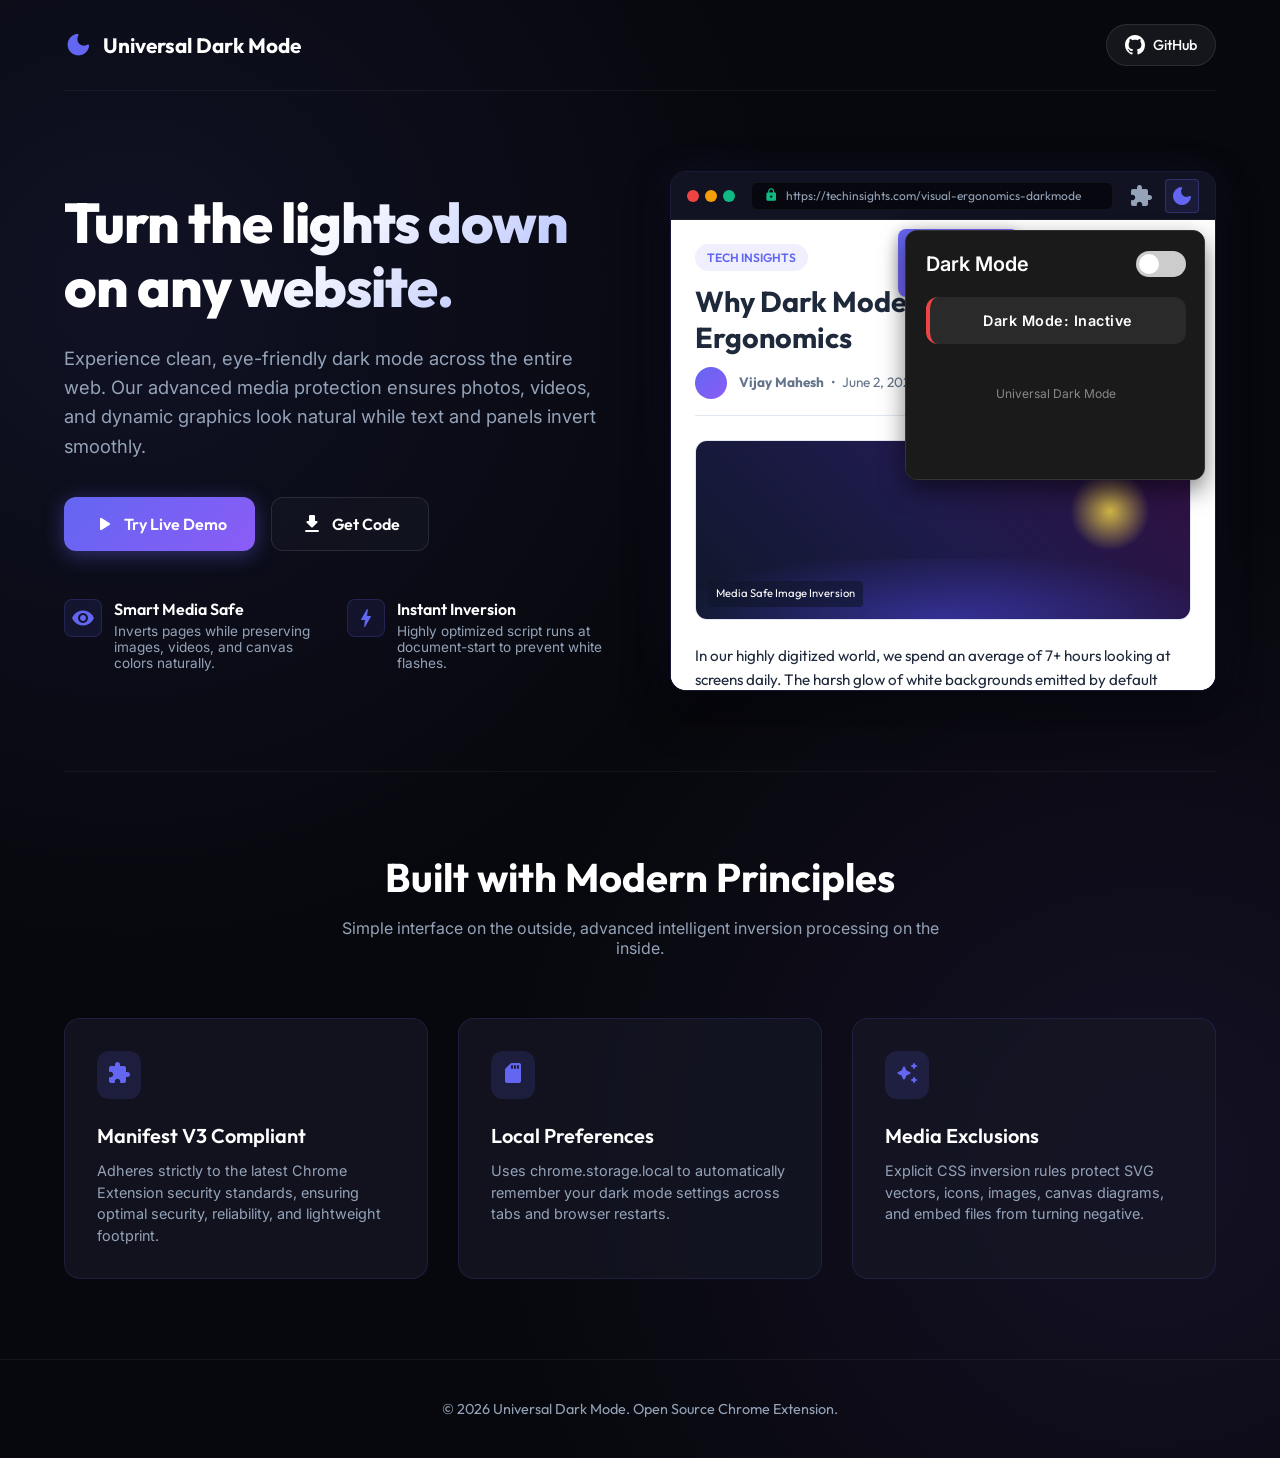
<file: index.html>
<!DOCTYPE html>
<html lang="en">
<head>
  <meta charset="UTF-8">
  <meta name="viewport" content="width=device-width, initial-scale=1.0">
  <title>Universal Dark Mode - Instant eye comfort on any website</title>
  <meta name="description" content="A powerful and lightweight Chrome extension that enables smooth, customized dark mode on any website with a single click. High-fidelity inversion with smart image and video protection.">
  
  <!-- Modern Typography & Icons -->
  <link href="https://fonts.googleapis.com/css2?family=Outfit:wght@300;400;500;600;700;800&family=Inter:wght@300;400;500;600;700&display=swap" rel="stylesheet">
  <link href="https://fonts.googleapis.com/icon?family=Material+Icons+Round" rel="stylesheet">
  
  <style>
    :root {
      --bg: #07080d;
      --card-bg: rgba(22, 24, 37, 0.7);
      --card-border: rgba(99, 102, 241, 0.15);
      --primary: #6366f1;
      --primary-glow: rgba(99, 102, 241, 0.4);
      --accent: #8b5cf6;
      --text: #ffffff;
      --text-muted: #94a3b8;
    }

    * {
      box-sizing: border-box;
      margin: 0;
      padding: 0;
    }

    body {
      background-color: var(--bg);
      color: var(--text);
      font-family: 'Outfit', sans-serif;
      overflow-x: hidden;
      min-height: 100vh;
      background-image: 
        radial-gradient(circle at 10% 20%, rgba(99, 102, 241, 0.1) 0%, transparent 40%),
        radial-gradient(circle at 90% 80%, rgba(139, 92, 246, 0.1) 0%, transparent 40%);
    }

    /* Premium Scrollbar */
    ::-webkit-scrollbar {
      width: 8px;
    }
    ::-webkit-scrollbar-track {
      background: #0b0c14;
    }
    ::-webkit-scrollbar-thumb {
      background: #23253b;
      border-radius: 4px;
    }
    ::-webkit-scrollbar-thumb:hover {
      background: var(--primary);
    }

    /* Container */
    .container {
      max-width: 1200px;
      margin: 0 auto;
      padding: 0 24px;
    }

    /* Header */
    header {
      display: flex;
      justify-content: space-between;
      align-items: center;
      padding: 24px 0;
      border-bottom: 1px solid rgba(255, 255, 255, 0.05);
    }

    .logo {
      display: flex;
      align-items: center;
      gap: 10px;
      font-weight: 700;
      font-size: 1.3rem;
      color: #fff;
      text-decoration: none;
    }

    .logo span.icon {
      color: var(--primary);
      font-size: 1.8rem;
      animation: pulse 3s infinite alternate;
    }

    .btn-github {
      display: inline-flex;
      align-items: center;
      gap: 8px;
      background: rgba(255, 255, 255, 0.06);
      border: 1px solid rgba(255, 255, 255, 0.1);
      color: var(--text);
      padding: 10px 18px;
      border-radius: 9999px;
      font-size: 0.9rem;
      font-weight: 500;
      text-decoration: none;
      transition: all 0.3s ease;
      cursor: pointer;
    }

    .btn-github:hover {
      background: rgba(255, 255, 255, 0.12);
      border-color: var(--primary);
      box-shadow: 0 0 15px rgba(99, 102, 241, 0.2);
    }

    /* Hero Section */
    .hero {
      display: grid;
      grid-template-columns: 1fr 1fr;
      gap: 60px;
      padding: 80px 0;
      align-items: center;
    }

    @media (max-width: 968px) {
      .hero {
        grid-template-columns: 1fr;
        gap: 40px;
        padding: 40px 0;
        text-align: center;
      }
    }

    .hero-content h1 {
      font-size: 3.5rem;
      font-weight: 800;
      line-height: 1.15;
      margin-bottom: 24px;
      letter-spacing: -1px;
      background: linear-gradient(135deg, #ffffff 40%, #a5b4fc 100%);
      -webkit-background-clip: text;
      -webkit-text-fill-color: transparent;
    }

    @media (max-width: 576px) {
      .hero-content h1 {
        font-size: 2.5rem;
      }
    }

    .hero-content p.subtitle {
      font-size: 1.15rem;
      color: var(--text-muted);
      line-height: 1.6;
      margin-bottom: 36px;
      font-family: 'Inter', sans-serif;
    }

    .hero-actions {
      display: flex;
      gap: 16px;
      margin-bottom: 48px;
    }

    @media (max-width: 968px) {
      .hero-actions {
        justify-content: center;
      }
    }

    @media (max-width: 576px) {
      .hero-actions {
        flex-direction: column;
      }
    }

    .btn-primary {
      display: inline-flex;
      align-items: center;
      justify-content: center;
      gap: 8px;
      background: linear-gradient(135deg, var(--primary) 0%, var(--accent) 100%);
      color: #fff;
      padding: 14px 28px;
      border-radius: 12px;
      font-weight: 600;
      text-decoration: none;
      box-shadow: 0 4px 20px var(--primary-glow);
      transition: all 0.3s ease;
    }

    .btn-primary:hover {
      transform: translateY(-2px);
      box-shadow: 0 6px 24px rgba(99, 102, 241, 0.6);
    }

    .btn-secondary {
      display: inline-flex;
      align-items: center;
      justify-content: center;
      gap: 8px;
      background: rgba(22, 24, 37, 0.5);
      border: 1px solid rgba(255, 255, 255, 0.1);
      color: var(--text);
      padding: 14px 28px;
      border-radius: 12px;
      font-weight: 600;
      text-decoration: none;
      transition: all 0.3s ease;
    }

    .btn-secondary:hover {
      background: rgba(22, 24, 37, 0.8);
      border-color: rgba(255, 255, 255, 0.2);
    }

    /* Key Features Mini List */
    .features-list {
      display: grid;
      grid-template-columns: 1fr 1fr;
      gap: 20px;
    }

    @media (max-width: 576px) {
      .features-list {
        grid-template-columns: 1fr;
      }
    }

    .feature-item {
      display: flex;
      align-items: flex-start;
      gap: 12px;
      text-align: left;
    }

    .feature-icon-wrapper {
      background: rgba(99, 102, 241, 0.1);
      border: 1px solid rgba(99, 102, 241, 0.2);
      border-radius: 8px;
      padding: 6px;
      display: flex;
      align-items: center;
      justify-content: center;
      color: var(--primary);
    }

    .feature-item h4 {
      font-size: 1rem;
      font-weight: 600;
      margin-bottom: 4px;
    }

    .feature-item p {
      font-size: 0.85rem;
      color: var(--text-muted);
      font-family: 'Inter', sans-serif;
    }

    /* Mock Browser Section */
    .browser-container {
      position: relative;
      width: 100%;
      height: 520px;
      background: #0b0d19;
      border: 1px solid var(--card-border);
      border-radius: 16px;
      box-shadow: 0 20px 40px rgba(0,0,0,0.6), 0 0 40px rgba(99, 102, 241, 0.1);
      overflow: hidden;
      display: flex;
      flex-direction: column;
    }

    /* Browser Bar */
    .browser-navbar {
      height: 48px;
      background: #111322;
      border-bottom: 1px solid rgba(255, 255, 255, 0.05);
      display: flex;
      align-items: center;
      padding: 0 16px;
      gap: 16px;
      z-index: 10;
    }

    .browser-dots {
      display: flex;
      gap: 6px;
    }

    .browser-dot {
      width: 12px;
      height: 12px;
      border-radius: 50%;
      background: #333;
    }

    .browser-dot.red { background: #ef4444; }
    .browser-dot.yellow { background: #f59e0b; }
    .browser-dot.green { background: #10b981; }

    .browser-address {
      flex: 1;
      height: 28px;
      background: #07080f;
      border: 1px solid rgba(255, 255, 255, 0.05);
      border-radius: 6px;
      display: flex;
      align-items: center;
      padding: 0 12px;
      font-size: 0.75rem;
      color: var(--text-muted);
      gap: 8px;
    }

    .browser-address span.lock {
      font-size: 0.9rem;
      color: #10b981;
    }

    .browser-extensions {
      display: flex;
      align-items: center;
      gap: 12px;
      position: relative;
    }

    .browser-btn {
      color: var(--text-muted);
      cursor: pointer;
      display: flex;
      align-items: center;
      transition: color 0.2s;
    }

    .browser-btn:hover {
      color: #fff;
    }

    .extension-badge {
      position: relative;
      padding: 4px;
      background: rgba(99, 102, 241, 0.1);
      border: 1px solid rgba(99, 102, 241, 0.3);
      border-radius: 4px;
      color: var(--primary);
    }

    /* Pointer/Hint Overlay */
    .interactive-hint {
      position: absolute;
      top: 50px;
      right: 180px;
      background: linear-gradient(135deg, var(--primary) 0%, var(--accent) 100%);
      color: white;
      padding: 10px 16px;
      border-radius: 8px;
      font-size: 0.8rem;
      font-weight: 600;
      box-shadow: 0 4px 15px rgba(0,0,0,0.3);
      z-index: 100;
      animation: bounce 2s infinite;
      pointer-events: none;
      display: flex;
      align-items: center;
      gap: 8px;
    }

    .interactive-hint::after {
      content: '';
      position: absolute;
      top: 12px;
      right: -8px;
      border-width: 8px 0 8px 8px;
      border-style: solid;
      border-color: transparent transparent transparent var(--accent);
    }

    /* Browser Content Panels */
    .browser-content {
      flex: 1;
      position: relative;
      background: #fff;
      display: flex;
    }

    .demo-frame {
      width: 100%;
      height: 100%;
      border: none;
      background: #ffffff;
    }

    /* Floating Extension Panel */
    .extension-popup-panel {
      position: absolute;
      top: 10px;
      right: 10px;
      width: 300px;
      height: 250px;
      background: #1a1a1a;
      border: 1px solid #333;
      border-radius: 12px;
      box-shadow: 0 10px 25px rgba(0,0,0,0.5);
      z-index: 20;
      overflow: hidden;
      transition: all 0.3s cubic-bezier(0.16, 1, 0.3, 1);
    }

    .extension-popup-panel.hidden {
      opacity: 0;
      transform: scale(0.9) translateY(-10px);
      pointer-events: none;
    }

    .popup-frame {
      width: 100%;
      height: 100%;
      border: none;
    }

    /* Extra Showcase Info Details */
    .feature-showcase {
      padding: 80px 0;
      border-top: 1px solid rgba(255, 255, 255, 0.05);
    }

    .showcase-header {
      text-align: center;
      max-width: 600px;
      margin: 0 auto 60px auto;
    }

    .showcase-header h2 {
      font-size: 2.5rem;
      font-weight: 700;
      margin-bottom: 16px;
    }

    .showcase-header p {
      color: var(--text-muted);
      font-family: 'Inter', sans-serif;
    }

    .cards-grid {
      display: grid;
      grid-template-columns: repeat(3, 1fr);
      gap: 30px;
    }

    @media (max-width: 968px) {
      .cards-grid {
        grid-template-columns: 1fr;
      }
    }

    .card {
      background: var(--card-bg);
      border: 1px solid var(--card-border);
      border-radius: 16px;
      padding: 32px;
      text-align: left;
      transition: all 0.3s ease;
      position: relative;
      overflow: hidden;
    }

    .card::before {
      content: '';
      position: absolute;
      top: 0;
      left: 0;
      width: 100%;
      height: 4px;
      background: linear-gradient(90deg, var(--primary), var(--accent));
      opacity: 0;
      transition: opacity 0.3s;
    }

    .card:hover {
      transform: translateY(-4px);
      border-color: rgba(99, 102, 241, 0.4);
      box-shadow: 0 10px 30px rgba(99, 102, 241, 0.05);
    }

    .card:hover::before {
      opacity: 1;
    }

    .card-icon {
      background: rgba(99, 102, 241, 0.15);
      border-radius: 12px;
      padding: 10px;
      width: fit-content;
      color: var(--primary);
      margin-bottom: 24px;
    }

    .card h3 {
      font-size: 1.25rem;
      font-weight: 600;
      margin-bottom: 12px;
    }

    .card p {
      color: var(--text-muted);
      font-size: 0.9rem;
      line-height: 1.5;
      font-family: 'Inter', sans-serif;
    }

    /* Footer Section */
    footer.main-footer {
      padding: 40px 0;
      text-align: center;
      border-top: 1px solid rgba(255, 255, 255, 0.05);
      color: var(--text-muted);
      font-size: 0.9rem;
    }

    /* Animations */
    @keyframes pulse {
      0% { transform: scale(1); filter: drop-shadow(0 0 2px var(--primary-glow)); }
      100% { transform: scale(1.1); filter: drop-shadow(0 0 10px var(--primary)); }
    }

    @keyframes bounce {
      0%, 100% { transform: translateX(0); }
      50% { transform: translateX(-8px); }
    }
  </style>
</head>
<body>
  
  <div class="container">
    <!-- Header -->
    <header>
      <a href="#" class="logo">
        <span class="material-icons-round icon">dark_mode</span>
        <span>Universal Dark Mode</span>
      </a>
      <a href="https://github.com/vijaymahes9080/dark-mode-for-any-websites_extension" target="_blank" class="btn-github">
        <svg height="20" width="20" viewBox="0 0 16 16" fill="currentColor">
          <path d="M8 0C3.58 0 0 3.58 0 8c0 3.54 2.29 6.53 5.47 7.59.4.07.55-.17.55-.38 0-.19-.01-.82-.01-1.49-2.01.37-2.53-.49-2.69-.94-.09-.23-.48-.94-.82-1.13-.28-.15-.68-.52-.01-.53.63-.01 1.08.58 1.23.82.72 1.21 1.87.87 2.33.66.07-.52.28-.87.51-1.07-1.78-.2-3.64-.89-3.64-3.95 0-.87.31-1.59.82-2.15-.08-.2-.36-1.02.08-2.12 0 0 .67-.21 2.2.82.64-.18 1.32-.27 2-.27.68 0 1.36.09 2 .27 1.53-1.04 2.2-.82 2.2-.82.44 1.1.16 1.92.08 2.12.51.56.82 1.27.82 2.15 0 3.07-1.87 3.75-3.65 3.95.29.25.54.73.54 1.48 0 1.07-.01 1.93-.01 2.2 0 .21.15.46.55.38A8.013 8.013 0 0016 8c0-4.42-3.58-8-8-8z"></path>
        </svg>
        <span>GitHub</span>
      </a>
    </header>

    <!-- Hero Area -->
    <section class="hero">
      <div class="hero-content">
        <h1>Turn the lights down on any website.</h1>
        <p class="subtitle">
          Experience clean, eye-friendly dark mode across the entire web. Our advanced media protection ensures photos, videos, and dynamic graphics look natural while text and panels invert smoothly.
        </p>
        
        <div class="hero-actions">
          <a href="#demo" class="btn-primary">
            <span class="material-icons-round">play_arrow</span>
            <span>Try Live Demo</span>
          </a>
          <a href="https://github.com/vijaymahes9080/dark-mode-for-any-websites_extension" target="_blank" class="btn-secondary">
            <span class="material-icons-round">download</span>
            <span>Get Code</span>
          </a>
        </div>

        <!-- Key features grid -->
        <div class="features-list">
          <div class="feature-item">
            <div class="feature-icon-wrapper">
              <span class="material-icons-round">remove_red_eye</span>
            </div>
            <div>
              <h4>Smart Media Safe</h4>
              <p>Inverts pages while preserving images, videos, and canvas colors naturally.</p>
            </div>
          </div>
          
          <div class="feature-item">
            <div class="feature-icon-wrapper">
              <span class="material-icons-round">bolt</span>
            </div>
            <div>
              <h4>Instant Inversion</h4>
              <p>Highly optimized script runs at document-start to prevent white flashes.</p>
            </div>
          </div>
        </div>
      </div>

      <!-- Live Mockup Showcase -->
      <div class="browser-mockup-wrapper" id="demo">
        <div class="browser-container">
          <!-- Toolbar -->
          <div class="browser-navbar">
            <div class="browser-dots">
              <div class="browser-dot red"></div>
              <div class="browser-dot yellow"></div>
              <div class="browser-dot green"></div>
            </div>
            <div class="browser-address">
              <span class="material-icons-round lock">lock</span>
              <span>https://techinsights.com/visual-ergonomics-darkmode</span>
            </div>
            <div class="browser-extensions">
              <span class="material-icons-round browser-btn">extension</span>
              <!-- Glowing toggle button representing the extension -->
              <span class="material-icons-round browser-btn extension-badge" id="btn-toggle-popup" title="Toggle Extension Menu">dark_mode</span>
              
              <!-- Floating hint pointing to toggle extension popup -->
              <div class="interactive-hint" id="glowing-hint">
                <span>Toggle Extension Popup</span>
                <span class="material-icons-round">west</span>
              </div>
            </div>
          </div>

          <!-- Sandbox Area -->
          <div class="browser-content">
            <!-- Simulated Article Frame -->
            <iframe class="demo-frame" id="demo-iframe" src="demo-article.html"></iframe>
            
            <!-- Simulated Chrome Extension Popup (loads popup.html in iframe) -->
            <div class="extension-popup-panel" id="extension-panel">
              <iframe class="popup-frame" id="popup-iframe" src="popup.html"></iframe>
            </div>
          </div>
        </div>
      </div>
    </section>

    <!-- Additional Feature Cards -->
    <section class="feature-showcase">
      <div class="showcase-header">
        <h2>Built with Modern Principles</h2>
        <p>Simple interface on the outside, advanced intelligent inversion processing on the inside.</p>
      </div>

      <div class="cards-grid">
        <div class="card">
          <div class="card-icon">
            <span class="material-icons-round">extension</span>
          </div>
          <h3>Manifest V3 Compliant</h3>
          <p>Adheres strictly to the latest Chrome Extension security standards, ensuring optimal security, reliability, and lightweight footprint.</p>
        </div>

        <div class="card">
          <div class="card-icon">
            <span class="material-icons-round">sd_card</span>
          </div>
          <h3>Local Preferences</h3>
          <p>Uses chrome.storage.local to automatically remember your dark mode settings across tabs and browser restarts.</p>
        </div>

        <div class="card">
          <div class="card-icon">
            <span class="material-icons-round">auto_awesome</span>
          </div>
          <h3>Media Exclusions</h3>
          <p>Explicit CSS inversion rules protect SVG vectors, icons, images, canvas diagrams, and embed files from turning negative.</p>
        </div>
      </div>
    </section>
  </div>

  <footer class="main-footer">
    <div class="container">
      <p>© 2026 Universal Dark Mode. Open Source Chrome Extension.</p>
    </div>
  </footer>

  <!-- Cross-Iframe Message Router -->
  <script>
    document.addEventListener('DOMContentLoaded', () => {
      const togglePopupBtn = document.getElementById('btn-toggle-popup');
      const extensionPanel = document.getElementById('extension-panel');
      const glowingHint = document.getElementById('glowing-hint');
      const demoIframe = document.getElementById('demo-iframe');
      const popupIframe = document.getElementById('popup-iframe');

      // Click extension icon to toggle popup visibility
      togglePopupBtn.addEventListener('click', () => {
        extensionPanel.classList.toggle('hidden');
        glowingHint.style.display = 'none';
      });

      // Hide hint when clicking inside any iframe
      window.addEventListener('click', () => {
        glowingHint.style.display = 'none';
      });

      // Route message from popup iframe to demo article iframe
      window.addEventListener('message', (event) => {
        // Intercept messages from the chrome api mock running in the frames
        if (event.data && event.data.source === 'chrome-api-mock') {
          console.log("Main Window: Intercepted Mock Message", event.data);
          
          // Hide hint when user first interacts with the toggle inside popup
          if (event.data.type === 'TAB_MESSAGE') {
            glowingHint.style.display = 'none';
            
            // Broadcast message down to the article iframe to enable/disable CSS inversion
            if (demoIframe && demoIframe.contentWindow) {
              demoIframe.contentWindow.postMessage(event.data, '*');
            }
          }
        }
      });
      
      // Sync initial state from localStorage into the article frame on load
      demoIframe.addEventListener('load', () => {
        const isEnabled = localStorage.getItem('udm_darkModeEnabled') === 'true';
        if (demoIframe.contentWindow) {
          demoIframe.contentWindow.postMessage({
            source: 'chrome-api-mock',
            type: 'TAB_MESSAGE',
            message: {
              type: 'TOGGLE_DARK_MODE',
              enabled: isEnabled
            }
          }, '*');
        }
      });
    });
  </script>
</body>
</html>
</file>
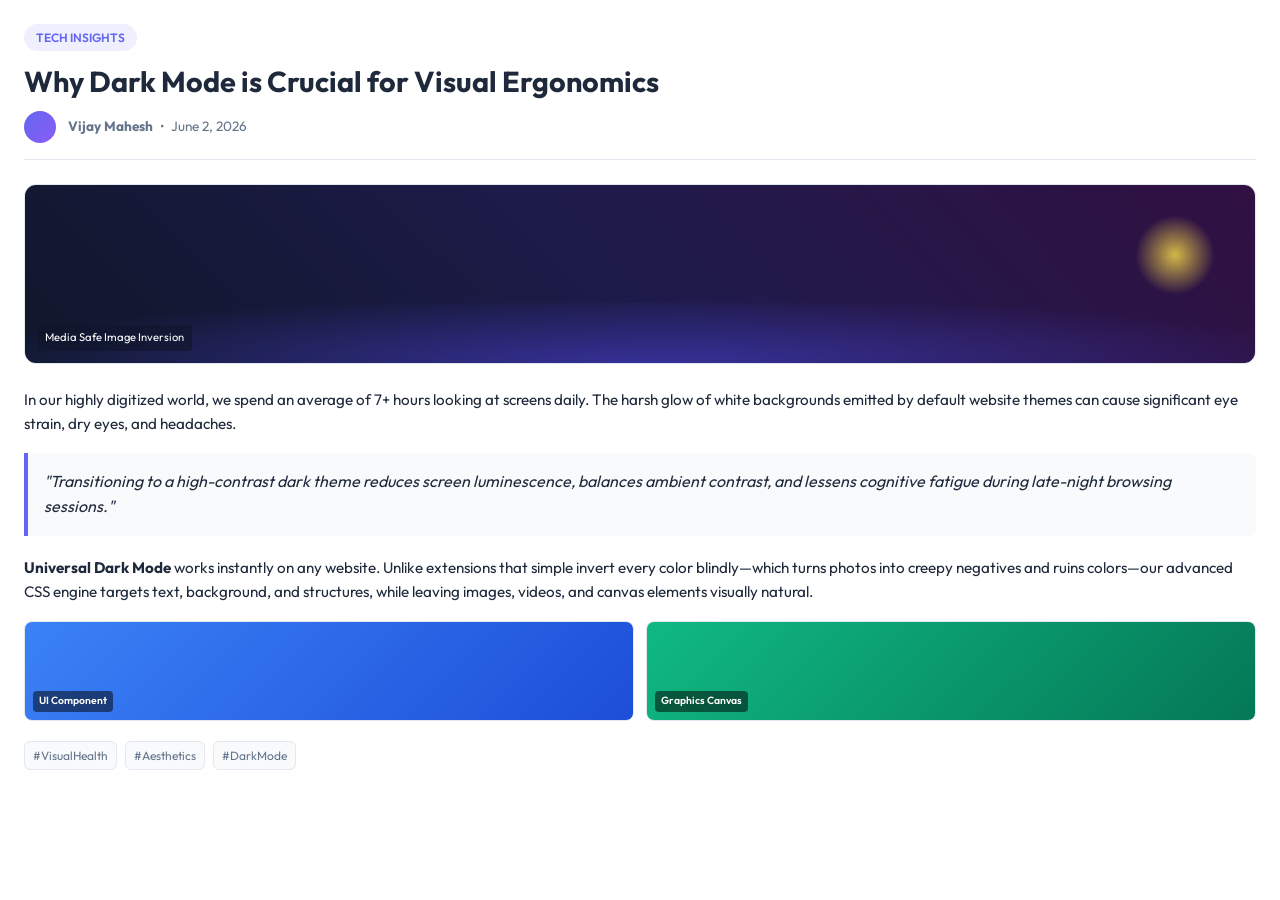
<file: demo-article.html>
<!DOCTYPE html>
<html lang="en">
<head>
  <meta charset="UTF-8">
  <meta name="viewport" content="width=device-width, initial-scale=1.0">
  <title>Universal Dark Mode Demo Article</title>
  <link href="https://fonts.googleapis.com/css2?family=Outfit:wght@300;400;500;600;700&display=swap" rel="stylesheet">
  <style>
    :root {
      --font-family: 'Outfit', sans-serif;
      --bg-color: #ffffff;
      --text-color: #1e293b;
      --text-muted: #64748b;
      --accent: #6366f1;
      --border-color: #e2e8f0;
      --card-bg: #f8fafc;
    }

    * {
      box-sizing: border-box;
      margin: 0;
      padding: 0;
    }

    body {
      font-family: var(--font-family);
      background-color: var(--bg-color);
      color: var(--text-color);
      line-height: 1.6;
      padding: 24px;
      transition: background-color 0.3s, color 0.3s;
    }

    .article-header {
      margin-bottom: 24px;
      border-bottom: 1px solid var(--border-color);
      padding-bottom: 16px;
    }

    .category {
      display: inline-block;
      background-color: rgba(99, 102, 241, 0.1);
      color: var(--accent);
      padding: 4px 12px;
      border-radius: 9999px;
      font-size: 0.75rem;
      font-weight: 600;
      text-transform: uppercase;
      margin-bottom: 12px;
    }

    h1 {
      font-size: 1.8rem;
      font-weight: 700;
      line-height: 1.25;
      margin-bottom: 12px;
    }

    .meta {
      display: flex;
      align-items: center;
      gap: 12px;
      font-size: 0.85rem;
      color: var(--text-muted);
    }

    .avatar {
      width: 32px;
      height: 32px;
      border-radius: 50%;
      background: linear-gradient(135deg, #6366f1 0%, #8b5cf6 100%);
    }

    .featured-media {
      position: relative;
      border-radius: 12px;
      overflow: hidden;
      margin-bottom: 24px;
      border: 1px solid var(--border-color);
      height: 180px;
      background: #e2e8f0;
      display: flex;
      align-items: center;
      justify-content: center;
    }

    /* We use a beautiful CSS illustration representing space/night to serve as the image */
    .featured-illustration {
      width: 100%;
      height: 100%;
      background: linear-gradient(45deg, #0f172a 0%, #1e1b4b 50%, #311042 100%);
      position: relative;
      overflow: hidden;
    }

    .featured-illustration::before {
      content: '';
      position: absolute;
      width: 80px;
      height: 80px;
      background: radial-gradient(circle, #fde047 0%, rgba(253, 224, 71, 0) 70%);
      border-radius: 50%;
      top: 30px;
      right: 40px;
      opacity: 0.8;
    }

    .featured-illustration::after {
      content: '';
      position: absolute;
      bottom: 0;
      left: 0;
      right: 0;
      height: 60px;
      background: radial-gradient(ellipse at bottom, #4f46e5 0%, rgba(79, 70, 229, 0) 80%);
      opacity: 0.5;
    }

    .illustration-label {
      position: absolute;
      bottom: 12px;
      left: 12px;
      background: rgba(15, 23, 42, 0.6);
      color: white;
      padding: 4px 8px;
      border-radius: 4px;
      font-size: 0.7rem;
      backdrop-filter: blur(4px);
    }

    p {
      margin-bottom: 16px;
      font-size: 0.95rem;
      color: var(--text-color);
    }

    .highlight-box {
      background-color: var(--card-bg);
      border-left: 4px solid var(--accent);
      padding: 16px;
      border-radius: 0 8px 8px 0;
      margin-bottom: 20px;
      font-style: italic;
    }

    .gallery {
      display: grid;
      grid-template-columns: 1fr 1fr;
      gap: 12px;
      margin-bottom: 20px;
    }

    .gallery-item {
      height: 100px;
      border-radius: 8px;
      display: flex;
      align-items: center;
      justify-content: center;
      color: white;
      font-weight: 600;
      font-size: 0.8rem;
      position: relative;
      overflow: hidden;
      border: 1px solid var(--border-color);
    }

    .item-1 {
      background: linear-gradient(135deg, #3b82f6 0%, #1d4ed8 100%);
    }

    .item-2 {
      background: linear-gradient(135deg, #10b981 0%, #047857 100%);
    }

    .item-label {
      position: absolute;
      bottom: 8px;
      left: 8px;
      background: rgba(0,0,0,0.5);
      padding: 2px 6px;
      border-radius: 4px;
      font-size: 0.65rem;
    }

    .badge-container {
      display: flex;
      gap: 8px;
      margin-bottom: 16px;
    }

    .badge {
      font-size: 0.75rem;
      padding: 4px 8px;
      border-radius: 6px;
      background: var(--card-bg);
      border: 1px solid var(--border-color);
      color: var(--text-muted);
    }
  </style>
</head>
<body>
  <article>
    <div class="article-header">
      <span class="category">Tech Insights</span>
      <h1>Why Dark Mode is Crucial for Visual Ergonomics</h1>
      <div class="meta">
        <div class="avatar"></div>
        <div>
          <strong>Vijay Mahesh</strong>
          <span style="margin: 0 4px;">•</span>
          <span>June 2, 2026</span>
        </div>
      </div>
    </div>

    <div class="featured-media">
      <!-- We mark this element with style background-image and it's also a media container -->
      <div class="featured-illustration" style="background-image: linear-gradient(45deg, #0f172a 0%, #1e1b4b 50%, #311042 100%);" title="Illustration representing Night Sky"></div>
      <span class="illustration-label">Media Safe Image Inversion</span>
    </div>

    <p>
      In our highly digitized world, we spend an average of 7+ hours looking at screens daily. The harsh glow of white backgrounds emitted by default website themes can cause significant eye strain, dry eyes, and headaches. 
    </p>

    <div class="highlight-box">
      "Transitioning to a high-contrast dark theme reduces screen luminescence, balances ambient contrast, and lessens cognitive fatigue during late-night browsing sessions."
    </div>

    <p>
      <strong>Universal Dark Mode</strong> works instantly on any website. Unlike extensions that simple invert every color blindly—which turns photos into creepy negatives and ruins colors—our advanced CSS engine targets text, background, and structures, while leaving images, videos, and canvas elements visually natural.
    </p>

    <div class="gallery">
      <div class="gallery-item item-1">
        <span class="item-label">UI Component</span>
      </div>
      <div class="gallery-item item-2">
        <span class="item-label">Graphics Canvas</span>
      </div>
    </div>

    <div class="badge-container">
      <span class="badge">#VisualHealth</span>
      <span class="badge">#Aesthetics</span>
      <span class="badge">#DarkMode</span>
    </div>
  </article>

  <!-- Injecting Extension Scripts to allow it to be driven by the popup iframe -->
  <script src="scripts/mock-chrome.js"></script>
  <script src="content.js"></script>
</body>
</html>
</file>
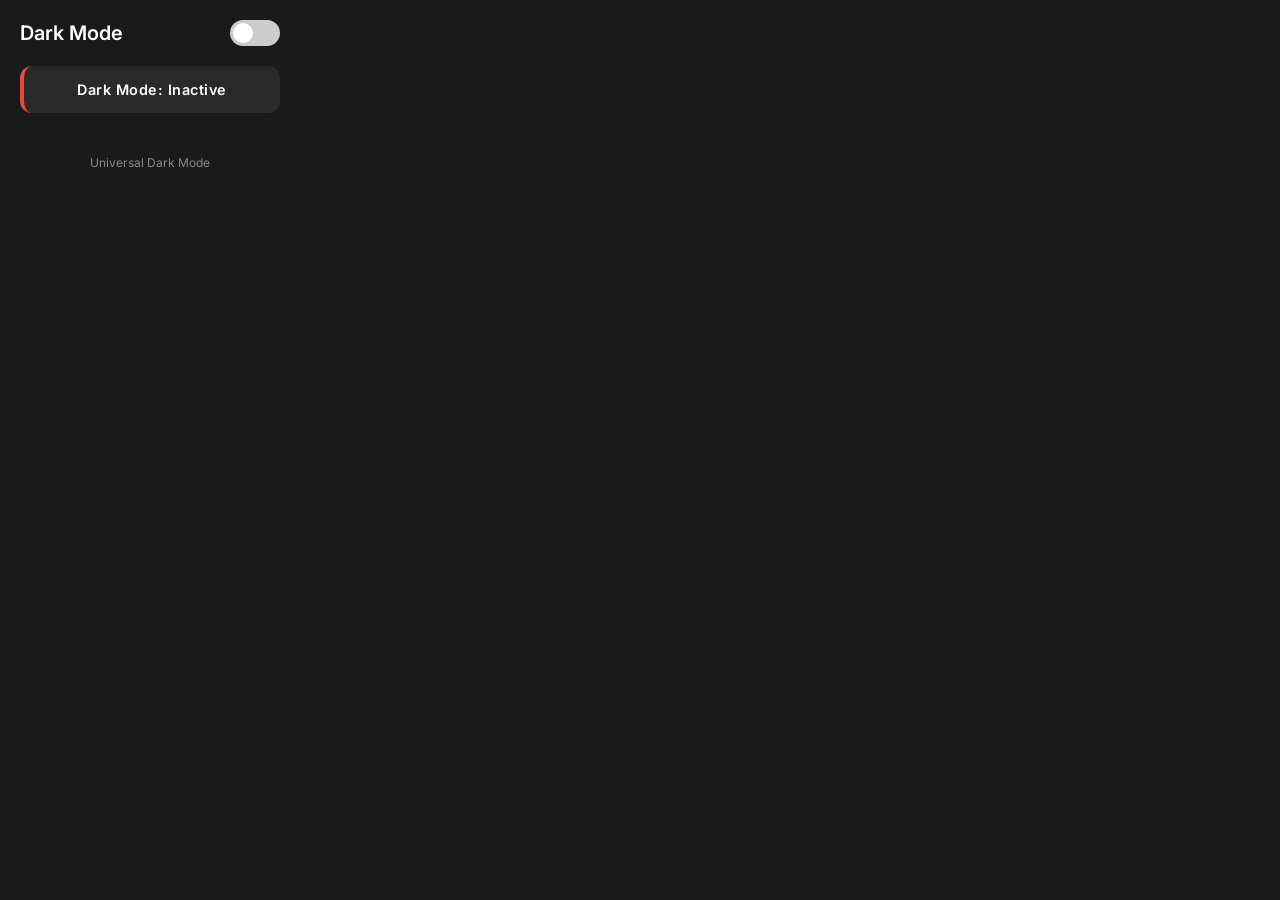
<file: popup.html>
<!DOCTYPE html>
<html lang="en">
<head>
  <meta charset="UTF-8">
  <meta name="viewport" content="width=device-width, initial-scale=1.0">
  <title>Dark Mode Toggle</title>
  <link rel="stylesheet" href="popup.css">
  <link href="https://fonts.googleapis.com/css2?family=Inter:wght@400;600&display=swap" rel="stylesheet">
</head>
<body>
  <div class="container">
    <header>
      <h1>Dark Mode</h1>
      <div class="toggle-container">
        <label class="switch">
          <input type="checkbox" id="darkModeToggle">
          <span class="slider round"></span>
        </label>
      </div>
    </header>
    
    <div class="status">
      <p id="statusText">Disabled</p>
    </div>

    <footer>
      <p>Universal Dark Mode</p>
    </footer>
  </div>
  <script src="scripts/mock-chrome.js"></script>
  <script src="popup.js"></script>
</body>
</html>
</file>
<file: popup.css>
:root {
  --bg-color: #1a1a1a;
  --text-color: #ffffff;
  --accent-color: #6366f1; /* Indigo */
  --secondary-bg: #2a2a2a;
  --success-color: #10b981;
  --disabled-color: #ef4444;
}

body {
  width: 300px;
  background-color: var(--bg-color);
  color: var(--text-color);
  font-family: 'Inter', sans-serif;
  margin: 0;
  padding: 0;
}

.container {
  padding: 20px;
  display: flex;
  flex-direction: column;
  gap: 20px;
}

header {
  display: flex;
  justify-content: space-between;
  align-items: center;
}

h1 {
  font-size: 1.25rem;
  font-weight: 600;
  margin: 0;
}

.status {
  background-color: var(--secondary-bg);
  padding: 15px;
  border-radius: 12px;
  text-align: center;
  transition: all 0.3s ease;
}

.status p {
  margin: 0;
  font-weight: 600;
  font-size: 0.9rem;
  letter-spacing: 0.5px;
}

footer {
  text-align: center;
  font-size: 0.75rem;
  color: #888;
  margin-top: 10px;
}

/* Switch */
.switch {
  position: relative;
  display: inline-block;
  width: 50px;
  height: 26px;
}

.switch input {
  opacity: 0;
  width: 0;
  height: 0;
}

.slider {
  position: absolute;
  cursor: pointer;
  top: 0;
  left: 0;
  right: 0;
  bottom: 0;
  background-color: #ccc;
  -webkit-transition: .4s;
  transition: .4s;
}

.slider:before {
  position: absolute;
  content: "";
  height: 20px;
  width: 20px;
  left: 3px;
  bottom: 3px;
  background-color: white;
  -webkit-transition: .4s;
  transition: .4s;
}

input:checked + .slider {
  background-color: var(--accent-color);
}

input:focus + .slider {
  box-shadow: 0 0 1px var(--accent-color);
}

input:checked + .slider:before {
  -webkit-transform: translateX(24px);
  -ms-transform: translateX(24px);
  transform: translateX(24px);
}

/* Rounded sliders */
.slider.round {
  border-radius: 34px;
}

.slider.round:before {
  border-radius: 50%;
}

/* Dynamic status colors */
.status[data-enabled="true"] {
  border-left: 4px solid var(--success-color);
}

.status[data-enabled="false"] {
  border-left: 4px solid var(--disabled-color);
}
</file>
